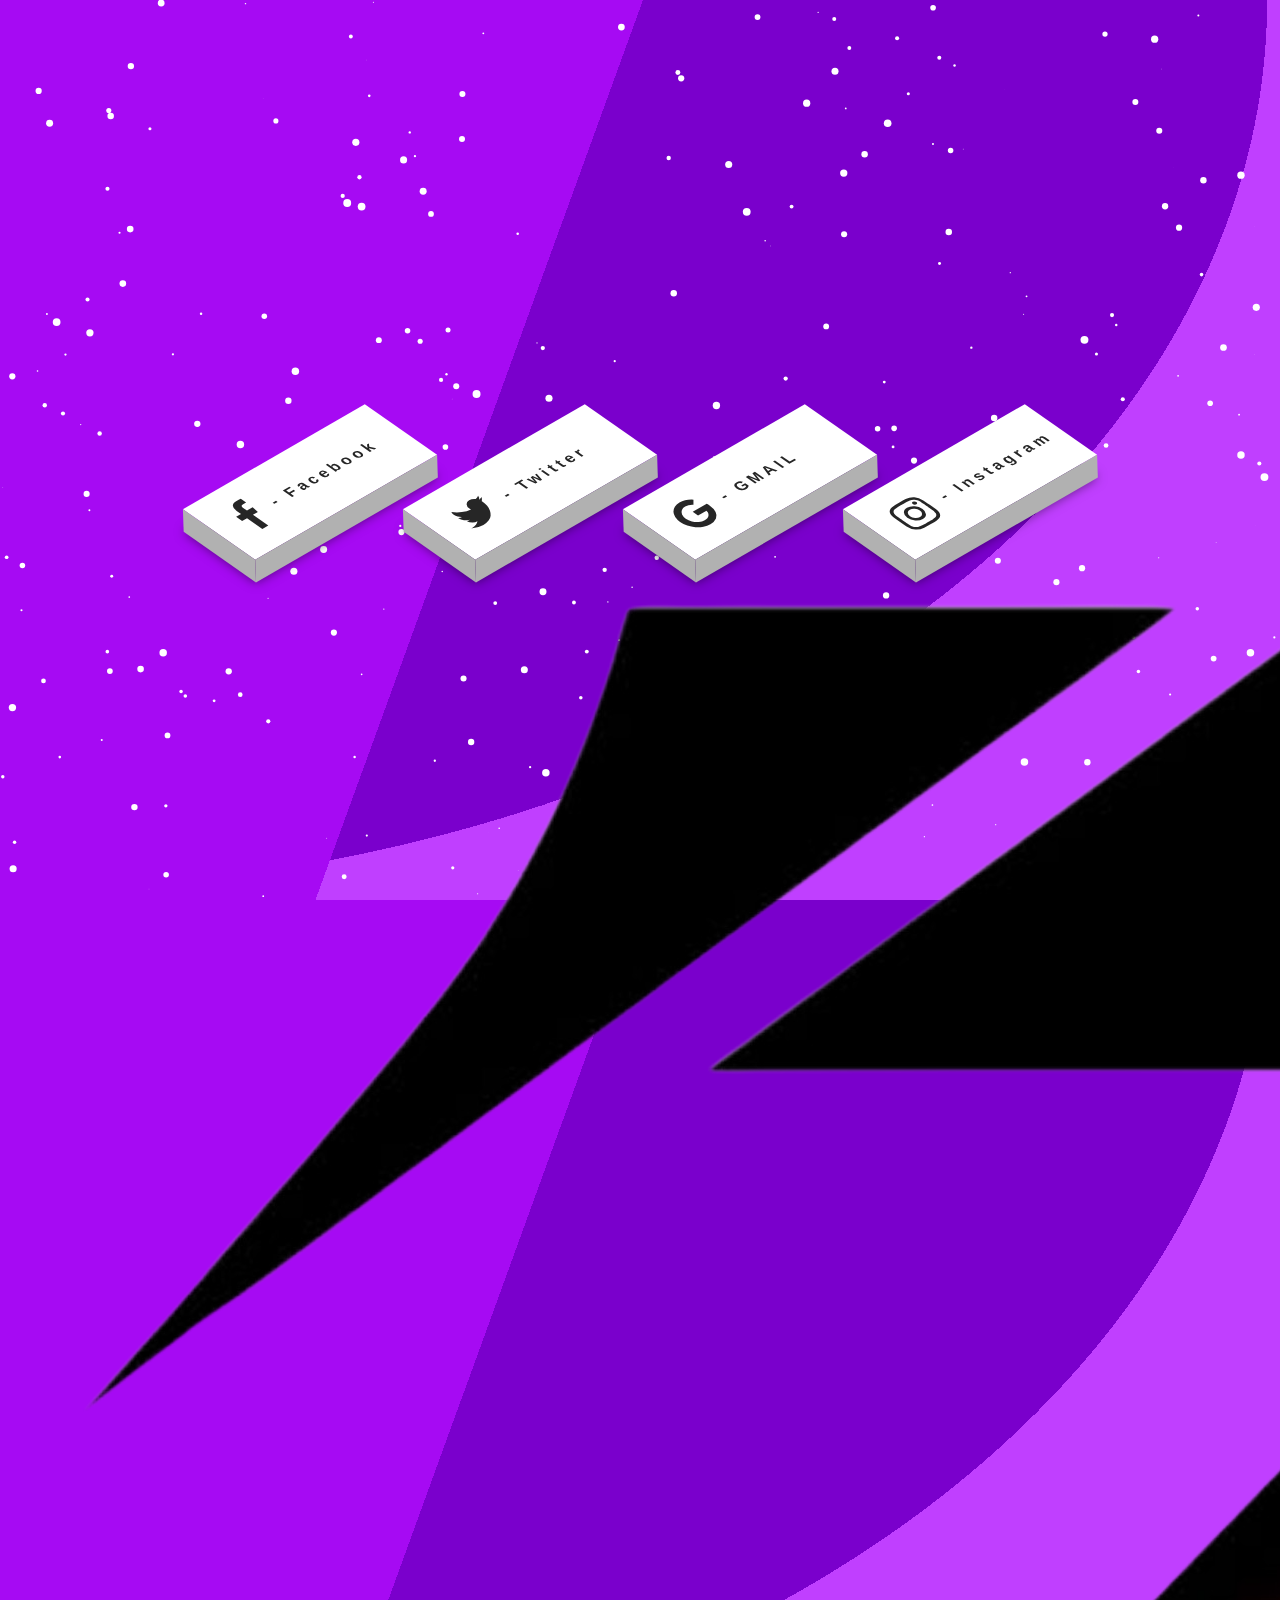
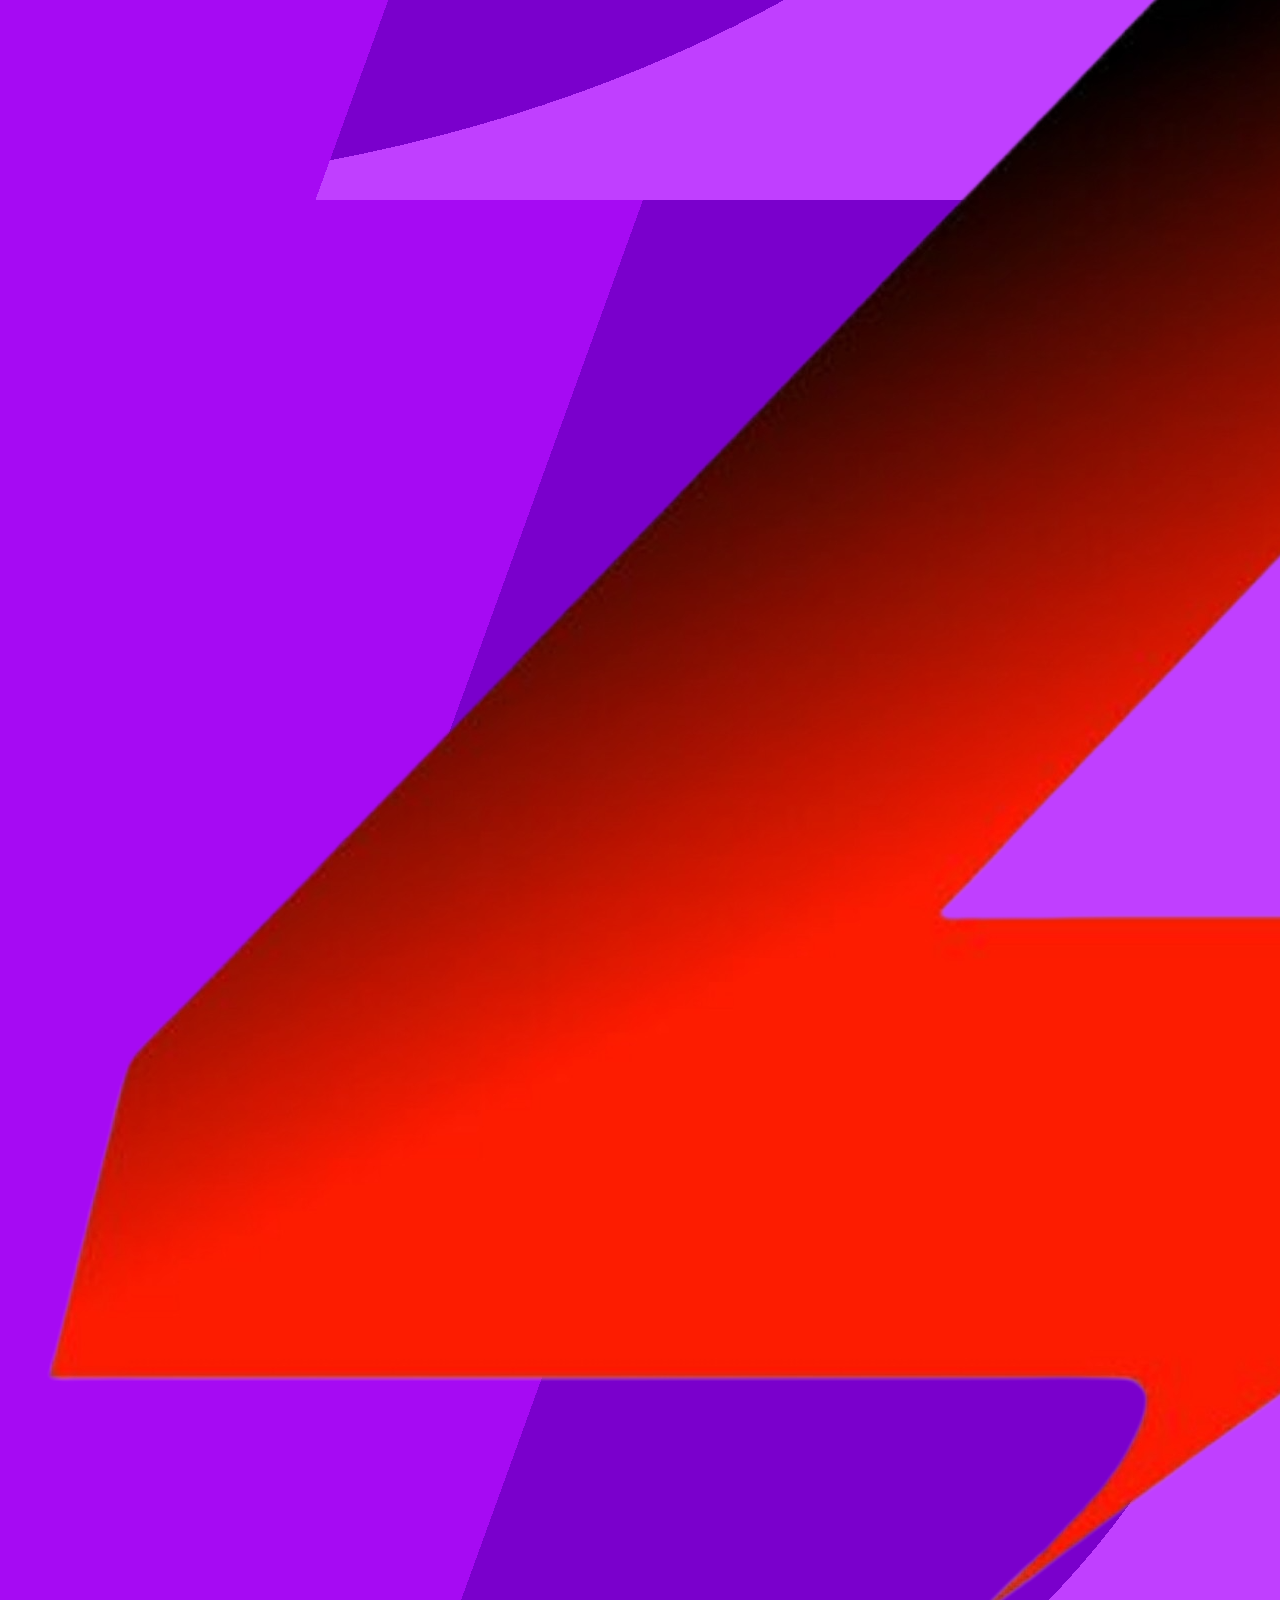
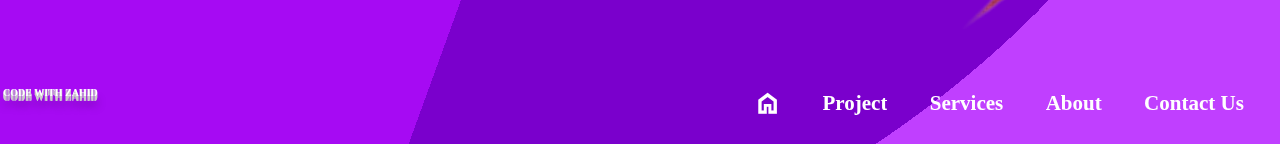
<file: contact.html>
<!DOCTYPE html><html lang="en"><head>
<meta charset="UTF-8" /><meta http-equiv="X-UA-Compatible" content="IE=edge" /><meta name="viewport" content="width=device-width, initial-scale=1.0" />
<link rel="icon" type="image/x-icon" href="logo2.png" /><link rel="stylesheet" href="css/index.css" /><link rel="stylesheet" href="css/contact.css" /><link rel="stylesheet" href="https://cdnjs.cloudflare.com/ajax/libs/font-awesome/4.7.0/css/font-awesome.min.css"/>
<script src="https://ajax.googleapis.com/ajax/libs/jquery/3.6.0/jquery.min.js"></script><script src=" javascript and jason/particles.js"></script><script src=" javascript and jason/app.js"></script>
<title>Contact US</title>
</head><body>
<div id="particles-js"></div><div class="header"></div><div class="main"><div class="background1"><div class="cube"></div><div class="cube"></div><div class="cube"></div><div class="cube"></div><div class="cube"></div></div>
<div class="icon"><ul><li class="fb"><a href="https://www.facebook.com/profile.php?id=100005192955554"target="_blank"><i class="fa fa-facebook" aria-hidden="true"></i><span> - Facebook</span></a></li>
<li class="tw"><a href="https://twitter.com/zahid_mittha?t=M700ltVV9LCJi0Rk3inLeg&s=09"target="_blank"><i class="fa fa-twitter" aria-hidden="true"></i><span> - Twitter</span></a></li>
<li class="go"><a href="mailto:b.zahidmittha@gmail.com" target="_blank"><i class="fa fa-google" aria-hidden="true"></i><span> - GMAIL</span></a></li>
<li class="in"><a href="https://www.instagram.com/zahid_yasin_mittha/"target="_blank"><i class="fa fa-instagram" aria-hidden="true"></i><span> - Instagram</span></a></li></ul></div></div>
<script>$(document).ready(function () {$(".header").load("navbar.html");});particlesJS.load('particles-js', ' javascript and jason/particles.json', function(){console.log('particles.json loaded...');});</script>
</body></html>
</file>
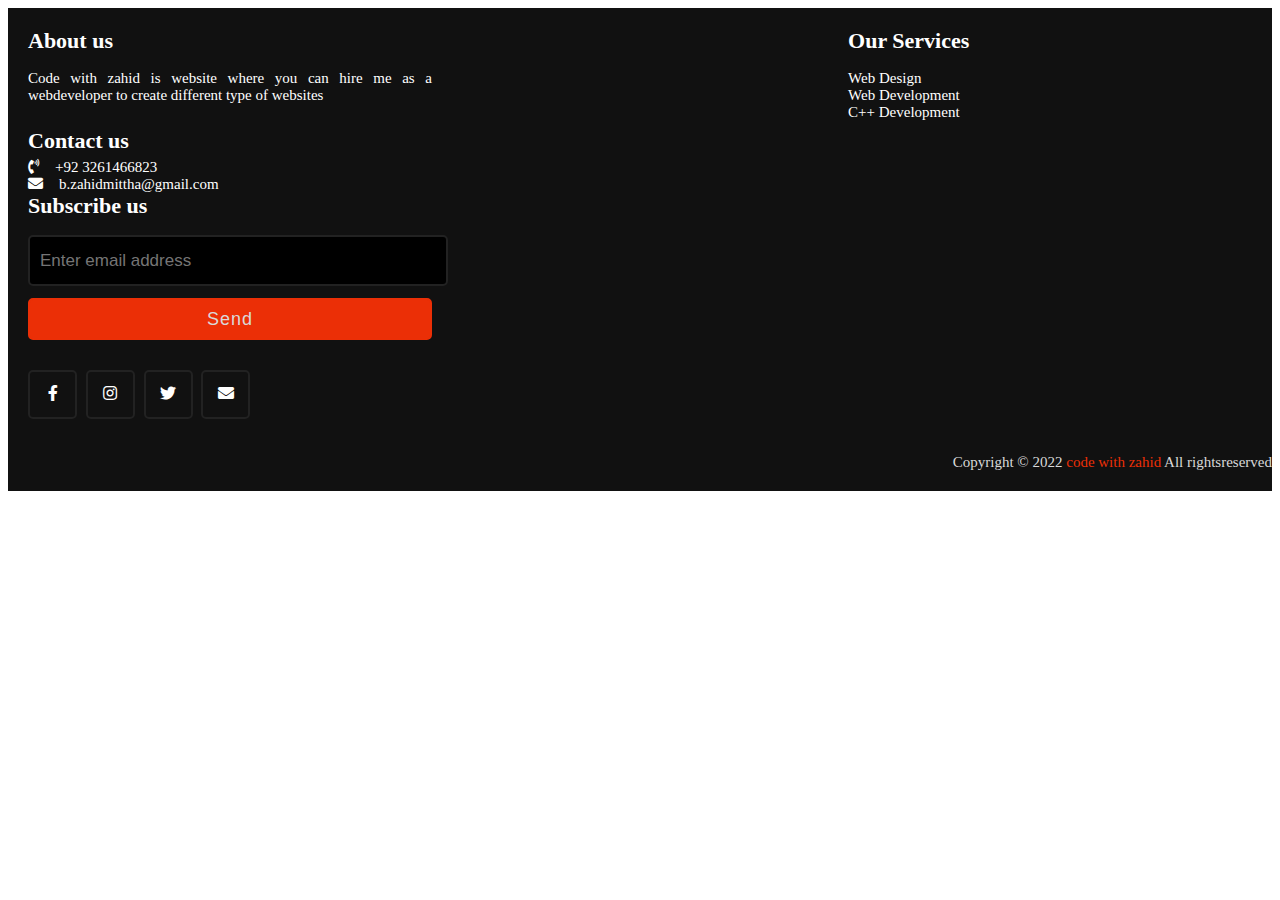
<file: fotter.html>
<!DOCTYPE html><html lang="en" dir="ltr"><head>
<meta charset="UTF-8" /><meta http-equiv="X-UA-Compatible" content="IE=edge"><meta name="viewport" content="width=device-width, initial-scale=1.0">
<link rel="stylesheet" href="css/fotter.css" /><link rel="stylesheet"href="https://cdnjs.cloudflare.com/ajax/libs/font-awesome/5.15.2/css/all.min.css"/>
</head>
<body><footer>
<div class="content"><div class="left box"><div class="upper"><div class="topic">About us</div>
<p>Code with zahid is website where you can hire me as a webdeveloper to create different type of websites</p></div>
<div class="lower"><div class="topic">Contact us</div><div class="phone">
<span class="topic3"><i class="fas fa-phone-volume"></i>+92 3261466823</span></div>
<div class="email"><span class="topic3"><i class="fas fa-envelope"></i>b.zahidmittha@gmail.com</span></div></div></div>
<div class="middle box"><div class="topic">Our Services</div><div class="topic3">Web Design</div>
<div class="topic3">Web Development</div><div class="topic3">C++ Development</div></div>
<div class="right box"><div class="topic">Subscribe us</div>
<form action="" method="post"><input type="text" placeholder="Enter email address" /><input type="submit" name="" value="Send" />
<div class="media-icons"><a href="https://www.facebook.com/profile.php?id=100005192955554"target="_blank"><i class="fab fa-facebook-f"></i></a>
<a href="https://www.instagram.com/zahid_yasin_mittha/" target="_blank"><i class="fab fa-instagram"></i></a>
<a href="https://twitter.com/zahid_mittha?t=M700ltVV9LCJi0Rk3inLeg&s=09" target="_blank"><i class="fab fa-twitter"></i></a>
<a href="mailto:b.zahidmittha@gmail.com" target="_blank"><i class="fas fa-envelope"></i></a></div></form></div></div>
<div class="bottom"><p>Copyright © 2022 <a href="index.html">code with zahid</a> All rightsreserved</p></div></footer>
</body></html>
</file>
<file: css/index.css>
@import url('https://fonts.googleapis.com/css?family=Cairo');
*{margin:0px;padding:0px;box-sizing:border-box;}
html{font-size:62.5%;}
body{height:100vh;width:100vw;width:auto;display:grid;grid-template-rows:6.5vh 94vh;grid-template-columns:100vw;grid-template-areas:"header""main";
background:-webkit-linear-gradient(110deg, #a60af3 40%, rgba(0, 0, 0, 0) 30%), -webkit-radial-gradient(farthest-corner at 0% 0%, #7a00cc 70%, #c03fff 70%);
background:-o-linear-gradient(110deg, #a60af3 40%, rgba(0, 0, 0, 0) 30%), -o-radial-gradient(farthest-corner at 0% 0%, #7a00cc 70%, #c03fff 70%);
background:-moz-linear-gradient(110deg, #a60af3 40%, rgba(0, 0, 0, 0) 30%), -moz-radial-gradient(farthest-corner at 0% 0%, #7a00cc 70%, #c03fff 70%);
background:linear-gradient(110deg, #a60af3 40%, rgba(0, 0, 0, 0) 30%), radial-gradient(farthest-corner at 0% 0%, #7a00cc 70%, #c03fff 70%);}
.vip{overflow:hidden;}
#particles-js{position:fixed;width:100vw;height:100vh;}
.cube{position:absolute;top:80vh;left:45vw;width:10px;height:10px;border:solid 0.8px #D7D4E4;transform-origin:top left;
transform:scale(0) rotate(0deg) translate(-50%, -50%);animation:cube 12s ease-in forwards infinite;}
.cube:nth-child(2n){border-color:#FFF;}
.cube:nth-child(2){animation-delay:2s;left:25vw;top:40vh;}
.cube:nth-child(3){animation-delay:4s;left:75vw;top:50vh;}
.cube:nth-child(4){animation-delay:6s;left:75vw;top:10vh;}
.cube:nth-child(5){animation-delay:8s;left:25vw;top:85vh;}
.cube:nth-child(6) {animation-delay:10s;left:50vw;top:10vh;}
@keyframes cube{
from{transform:scale(0) rotate(0deg) translate(-50%, -50%);opacity:1;}
to{transform: scale(20) rotate(960deg) translate(-50%, -50%);opacity:0;}}
.header{background-color:transparent;width:100vw;grid-area:header;position:static;top:0px;z-index:1;}
.logo {margin-left:1vw;margin-top:.6rem;float:left;}
.name{display:inline;font-family:"Lobster",cursive;font-weight:bolder;position:relative;top:1vh;
font-size:calc(18px + (22 -18) * (100vw - 320px) / (1920 -320));padding-left:3px;color:black;text-transform:uppercase;}
#menu {z-index:2;display:none;}
#menu-bar{width:45px;height:40px;margin:30px 0 20px 20px;cursor:pointer;}
.bar{height:5px;width:80%;background-color:white;display:block;border-radius:5px;transition:0.3s ease;}
#bar1{transform:translateY(-4px);}
#bar3{transform:translateY(4px);}
.nav{transition:0.3s ease;display:none;}
.nav ul{padding:0 22px;}
.nav li{list-style:none;padding:12px 0;}
.nav li a{color:white;font-size:25px;text-decoration:none;font-family:"Times New Roman",Times, serif;font-weight:bold;}
.nav li a::before{content:"";position: absolute;width: 100%;height: 4px;border-radius: 4px;background-color:blue;bottom:0;left:0;transform-origin:right;transform:scaleX(0);transition:transform 0.3s ease-in-out;}
.nav li a:hover::before {transform-origin: left;transform: scaleX(1);}
.menu-bg {position: absolute;top: 0;left: 0;}
#menu{position: absolute;top: -1.7vh;left: -8px;}
.nav li {position: relative;left: 2vw;top: -25px;}
.menu-bg {z-index: 1;width: 0;height: 0;margin: 30px 0 20px 20px;background-image: url("../pic/1.png"), url("../pic/2.png"), url("../pic/3.png"),
radial-gradient(circle, red, aqua);border-radius: 50%;animation: snow1 10s linear infinite;}
.change {display: block;}
.change .bar {background-color:white;}
.change #bar1 {transform: translateY(4px) rotateZ(-45deg);}
.change #bar2 {opacity: 0;}
.change #bar3 {transform: translateY(-6px) rotateZ(45deg);}
.change-bg {width: 520px;height: 460px;transform: translate(-60%, -30%);}
.menu-bg {overflow: hidden;}
@keyframes snow1 {
0%{background-position: 0px 0px, 0px 0px, 0px 0px;}
100% {background-position: 1000px 1000px, 1000px 100px, 1000px 100px;}}
.navbar {list-style: none;display: flex;float: right;padding-right: 10px;font-family: 'Times New Roman', Times, serif !important;}
.navbar > li {margin-top: 3px;display: inline;padding: 1.8vh;margin-right: 1rem;font-size: 2.1rem;font-weight: bold;}
.navbar li a {text-decoration: none;color: white;}
.material-symbols-outlined {font-size: larger;font-weight: bolder;}
.navbar li a {overflow: hidden;position: relative;display: inline-block;}
.navbar li a::before,.navbar li a::after {content: "";position: absolute;width: 100%;left: 0;}
.navbar li a::before {background-color: RED;height: 2px;bottom: 0;transform-origin: 100% 50%;transform: scaleX(0);
transition: transform 0.3s cubic-bezier(0.76, 0, 0.24, 1);}
.navbar li a::after {content: attr(data-replace);height: 100%;top: 0;transform-origin: 100% 50%;transform: translate3d(200%, 0, 0);
transition: transform 0.3s cubic-bezier(0.76, 0, 0.24, 1);color: RED;}
.navbar li a:hover::before {transform-origin: 0% 50%;transform: scaleX(1);}
.navbar li a:hover::after {transform: translate3d(0, 0, 0);}
.navbar li a span {display: inline-block;transition: transform 0.3s cubic-bezier(0.76, 0, 0.24, 1);}
.navbar li a:hover span {transform: translate3d(-200%, 0, 0);}
.navbar li a:active::after{color: blue;font-weight: bolder;}
.navbar li a:active::before{display: none;}
.main{grid-area: main;}
.custom-btn {margin: 20px;width: 130px;height: 40px;color: white;border-radius: 5px;padding: 10px 25px;font-family: 'Lato', sans-serif;
font-weight: 500;background: transparent;cursor: pointer;transition: all 0.3s ease;position: relative;display: inline-block;
box-shadow:inset 2px 2px 2px 0px rgba(255,255,255,.5),7px 7px 20px 0px rgba(0,0,0,.1),4px 4px 5px 0px rgba(0,0,0,.1);}
.btn-3 {background: rgb(0,172,238);background: linear-gradient(0deg, rgba(0,172,238,1) 0%, rgba(2,126,251,1) 100%);width: 130px;
height: 40px;line-height: 42px;padding: 0;border: none;}
.btn-3 span {position: relative;display: block;width: 100%;height: 100%;}
.btn-3:before,.btn-3:after {position: absolute;content: "";right: 0;top: 0;background: rgba(2,126,251,1);transition: all 0.3s ease;}
.btn-3:before {height: 0%;width: 2px;}
.btn-3:after {width: 0%;height: 2px;}
.btn-3:hover{background: transparent;box-shadow: none;}
.btn-3:hover:before {height: 100%;}
.btn-3:hover:after {width: 100%;}
.btn-3 span:hover{color: rgba(2,126,251,1);}
.btn-3 span:before,.btn-3 span:after {position: absolute;content: "";left: 0;bottom: 0;background: rgba(2,126,251,1);transition: all 0.3s ease;}
.btn-3 span:before{width:2px;height: 0%;}
.btn-3 span:after{width: 0%;height: 2px;}
.btn-3 span:hover:before{height: 100%;}
.btn-3 span:hover:after{width: 100%;}
.maincontant{position:relative;z-index:1;height:90vh;display:flex;justify-content: center;align-items: center;text-align:center;
flex-wrap: wrap;color:white;font-style:italic;}
.maincontant h3{font-size:calc(20px + (25 -20) * (100vw - 320px) / (1920 -320));z-index:2;}
.zahid {z-index:1;font-size: calc(40px + (60 -40) * (100vw - 320px) / (1920 -320));font-weight:bolder;}
.wraper{font-size:calc(10px + (15 -10) * (100vw - 320px) / (1920 -320));position:relative;left:-2rem;}
@media (max-width: 630px){
html{font-size: 45%;}
.cube{width:4px; height:4px;border:solid 0.5px #D7D4E4;}
.name{width:97vw;display:block;text-align:right;margin-left:-2px;margin-top:5px;top:0.6vh;font-size:20px;}
.logo{margin-left: calc(100vw - 255px);  margin-top: 5px;font-weight: 30px;}
.navbar{display: none;}
#menu{display: inherit;}}
@media (min-width:545px) and (max-width:630px){.logo{margin-left: calc(100vw - 265px); }}
@media (min-width:630px) and (max-width:679px){
.cube{width:5px; height:5px;border:solid 0.6px #D7D4E4;}
html {font-size:45%;}
.navbar > li {padding:1.6vh;margin-right: 0.45rem;padding-top:1.8rem;}}
@media (min-width:679px) and (max-width:779px) {
.cube{width:5.5px; height:5.5px;border:solid 0.6px #D7D4E4;}
html{font-size:47.5%;}
.navbar > li{padding:1.4vh;margin-right: 0.6rem;padding-top:1.8rem;}}
@media (min-width: 779px) and (max-width: 879px) {
.cube{width:6px; height:6px;border:solid 0.7px #D7D4E4;}
html{font-size: 50.5%;}
.navbar > li{padding: 1.45vh;margin-right: 0.65rem;padding-top: 1.8rem;}}
@media (min-width:880px) and (max-width:979px) {
.cube{width:7px; height:7px;border:solid 0.8px #D7D4E4;}
html{font-size: 53.5%;}
.navbar > li{padding:1.5vh;margin-right:0.7rem;padding-top:1.8rem;}}
@media (min-width:980px) and (max-width:1079px){html {font-size: 56.5%;}
.cube{width:8px; height: 8px;border:solid 0.8px #D7D4E4;}
.navbar > li{padding:1.5vh;margin-right:0.75rem;padding-top:1.6rem;}}
@media (min-width:1080px) and (max-width:1179px) {
.cube{width:8px; height:8px;border:solid 0.8px #D7D4E4;}
html {font-size:59.5%;}
.navbar > li{padding: 1.6vh;margin-right: 0.9rem;padding-top:1.6rem;}}
#c{position:absolute;top:0;left:15vw;}
.stake {border-left: 1px solid #000000;border-right: 1px solid #000000;width: 20px;height: 80px;display: inline-block;position: relative;background: #f77474;left:50%;top:45vh;}
.stake:before {content: "";display: inline-block;width: 20px;height: 8.5px;
background: #daeae4;border: 1px solid #000000;border-radius: 100px/50px;position: absolute;left: -1px;top: -6.5px;z-index: 2;}
.stake:after {content: "";display: inline-block;width: 20px;height: 12.5px;background: #f77474;border: 1px solid #000000;
border-radius: 100px/50px;position: absolute;left: -1px;bottom: -7.5px;z-index: -1;}
.btn-neon{position: relative;display: inline-flex;padding: 10px 20px;color: #03e9f4;text-decoration: none;text-transform: uppercase;overflow: hidden;transition: .5s; font-size: 17px;font-weight: bolder;}
.btn-neon:hover{background: #03e9f4;color: #fff;border-radius: 5px;box-shadow: 0 0 5px #03e9f4,0 0 25px #03e9f4,0 0 50px #03e9f4,0 0 100px #03e9f4;}
.btn-neon span{position: absolute;display: block;}
.btn-neon span:nth-child(1) {top: 0;left: -100%;width: 100%;height: 2px;background: linear-gradient(90deg, transparent, #03e9f4);animation: btn-anim1 1s linear infinite;}
@keyframes btn-anim1 {0% {left: -100%;}50%,100% {left: 100%;}}
.btn-neon span:nth-child(2) {top: -100%;right: 0;width: 2px;height: 100%;background: linear-gradient(180deg, transparent, #03e9f4);animation: btn-anim2 1s linear infinite;animation-delay: .25s}
@keyframes btn-anim2 {0% {top: -100%;}50%,100% {top: 100%;}}
.btn-neon span:nth-child(3) {bottom: 0;right: -100%;width: 100%;height: 2px;background: linear-gradient(270deg, transparent, #03e9f4);animation: btn-anim3 1s linear infinite;animation-delay: .5s}
@keyframes btn-anim3 {0% {right: -100%;}50%,100% {right: 100%;}}
.btn-neon span:nth-child(4) {bottom: -100%;left: 0;width: 2px;height: 100%;background: linear-gradient(360deg, transparent, #03e9f4);animation: btn-anim4 1s linear infinite;animation-delay: .75s}
@keyframes btn-anim4 {0% {bottom: -100%;}50%,100% {bottom: 100%;}}
.name span {position: relative;top: 5px;display: inline;animation: bounce .3s ease infinite alternate;font-family: 'Titan One', cursive;color: #FFF;text-shadow: 0 1px 0 #CCC,0 2px 0 #CCC,0 3px 0 #CCC,0 4px 0 #CCC,0 5px 0 #CCC,0 6px 0 transparent,0 7px 0 transparent,0 8px 0 transparent,0 9px 0 transparent,0 10px 10px rgba(0, 0, 0, .4);}
.name span:nth-child(2) { animation-delay: .1s; }
.name span:nth-child(3) { animation-delay: .2s; }
.name span:nth-child(4) { animation-delay: .3s; }
.name span:nth-child(5) { animation-delay: .4s; }
.name span:nth-child(6) { animation-delay: .5s; }
.name span:nth-child(7) { animation-delay: .6s; }
.name span:nth-child(8) { animation-delay: .7s; }
@keyframes bounce {
100% {top: -5px;text-shadow: 0 1px 0 #CCC,0 2px 0 #CCC,0 3px 0 #CCC,0 4px 0 #CCC,0 5px 0 #CCC,0 6px 0 #CCC,0 7px 0 #CCC,0 8px 0 #CCC,0 9px 0 #CCC,0 50px 25px rgba(0, 0, 0, .2);}}
</file>
<file: css/contact.css>
body{
  overflow: hidden;
}
  .icon{
    width: 100%;
    height: 100%;
  }
  .icon ul {
    display: flex;
    width: 100%;
    height: 100%;
    justify-content: center;
    align-items: center;
    display:flex;
    margin:0;
    padding:0;
    font-family: 'Roboto Condensed', sans-serif;
  }
  
  .icon ul li {
    list-style:none;
    margin:0 5px;
  }
  
  .icon ul li a .fa {
    font-size: 40px;
    color: #262626;
    line-height:80px;
    transition: .5s;
    padding-right: 14px;
  }
  
  .icon ul li a span {
    padding:0;
    margin:0;
    position:absolute;
    top: 30px;
    color: #262626;
    letter-spacing: 4px;
    transition: .5s;
    font-weight: bolder;
  }
  
  .icon ul li a {
    text-decoration: none;
    display:absolute;
    display:block;
    width:210px;
    height:80px;
    background: #fff;
    text-align:left;
    padding-left: 25px;
    font-size: 15px;
    transform: rotate(-30deg) skew(25deg) translate(0,0);
    transition:.5s;
    box-shadow: -20px 20px 10px rgba(0,0,0,.5);
  }
  .icon  ul li a:before {
    content: '';
    position: absolute;
    top:10px;
    left:-20px;
    height:100%;
    width:20px;
    background: #b1b1b1;
    transform: .5s;
    transform: rotate(0deg) skewY(-45deg);
  }
  .icon  ul li a:after {
    content: '';
    position: absolute;
    bottom:-20px;
    left:-10px;
    height:20px;
    width:100%;
    background: #b1b1b1;
    transform: .5s;
    transform: rotate(0deg) skewX(-45deg);
  }
  
  .icon ul li a:hover {
    transform: rotate(-30deg) skew(25deg) translate(20px,-15px);
    box-shadow: -50px 50px 50px rgba(0,0,0,.5);
  }
  
  .icon ul li:hover .fa {
    color:#fff;
  }
  
  .icon ul li:hover span {
    color:#fff;
  }
  
  .icon ul li:hover:nth-child(1) a{
    background: #3b5998;
  }
  .icon ul li:hover:nth-child(1) a:before{
    background: #365492;
  }
  .icon ul li:hover:nth-child(1) a:after{
    background: #4a69ad;
  }
  
  .icon ul li:hover:nth-child(2) a{
    background: #00aced;
  }
  .icon ul li:hover:nth-child(2) a:before{
    background: #097aa5;
  }
  .icon ul li:hover:nth-child(2) a:after{
    background: #53b9e0;
  }
  
  .icon ul li:hover:nth-child(3) a{
    background: yellowgreen;
  }
  .icon ul li:hover:nth-child(3) a:before{
    background: yellowgreen;
  }
  .icon ul li:hover:nth-child(3) a:after{
    background: yellowgreen;
  }
  
  .icon ul li:hover:nth-child(4) a{
    background: RED;
  }
  .icon ul li:hover:nth-child(4) a:before{
    background: RED;
  }
  .icon ul li:hover:nth-child(4) a:after{
    background: RED;
  }
  @media (max-width: 599px) {
  .fb{
    position: absolute;
    top: 17vh;
  }
  .tw{
      position: absolute;
      top: 37vh;
    
  }
  .go{
    position: absolute;
    top: 57vh;
  }
  .in{
    position: absolute;
    top: 77vh; 
  }
  .icon ul li a {
    transform: rotate(0deg) skew(0deg) translate(0,0);
    font-size: 15px;
  }
  .icon  ul li a:before{
    transform: rotate(0deg) skew(90deg);
  }
  .icon  ul li a:after{
    transform: rotate(0deg) skew(90deg);
  }
  .icon ul li a:hover {
  transform: rotate(-0deg) skew(0deg) translate(20px,-15px);
  }
  }
  @media (min-width: 600px) and (max-width: 800px) {
    .fb{
      position: absolute;
      top: 17vh;
    }
    .tw{
        position: absolute;
        top: 37vh;
      
    }
    .go{
      position: absolute;
      top: 57vh;
    }
    .in{
      position: absolute;
      top: 77vh; 
    }
  }
  @media (min-width: 801px) and (max-width: 900px) {
    .icon ul li a{
      width:165px;
      height:80px;
      padding-left: 15px;
      padding-right:-10px ;
      font-size: 13px;
    }
  }
  @media (min-width: 901px) and (max-width: 1030px) {
    .icon ul li a{
      width:180px;
      height:80px;
      padding-left: 15px;
      padding-right:-5px ;
      font-size: 15px;
    }
  }
</file>
<file: css/fotter.css>
@import url("https://fonts.googleapis.com/css2?family=Poppins:wght@200;300;400;500;600;700&display=swap");
* {
  text-decoration: none;
}
footer {
  width: 100%;
  position: relative;
  bottom: 0;
  left: 0;
  background: #111;
  font-size: 15px;
  z-index: 2;
}
footer .content {
  max-width: 1350px;
  margin: auto;
  padding: 20px;
  display: flex;
  flex-wrap: wrap;
  justify-content: space-between;
}
footer .content p,
footer a {
  color: #fff;
}
footer .content .box {
  width: 33%;
  transition: all 0.4s ease;
}
footer .content .topic {
  font-size: 22px;
  font-weight: 600;
  color: #fff;
  margin-bottom: 16px;
}
footer .content p {
  text-align: justify;
}
footer .content .lower .topic {
  margin: 24px 0 5px 0;
}
footer .content .lower i {
  padding-right: 16px;
}
footer .content .middle {
  padding-left: 80px;
}
footer .content .middle a {
  line-height: 32px;
}
footer .content .right input[type="text"] {
  height: 45px;
  width: 100%;
  outline: none;
  color: #d9d9d9;
  background: #000;
  border-radius: 5px;
  padding-left: 10px;
  font-size: 17px;
  border: 2px solid #222222;
}
footer .content .right input[type="submit"] {
  height: 42px;
  width: 100%;
  font-size: 18px;
  color: #d9d9d9;
  background: #eb2f06;
  outline: none;
  border-radius: 5px;
  letter-spacing: 1px;
  cursor: pointer;
  margin-top: 12px;
  border: 2px solid #eb2f06;
  transition: all 0.3s ease-in-out;
}
.content .right input[type="submit"]:hover {
  background: none;
  color: #eb2f06;
}
footer .content .media-icons a {
  font-size: 16px;
  height: 45px;
  width: 45px;
  display: inline-block;
  text-align: center;
  line-height: 43px;
  border-radius: 5px;
  border: 2px solid #222222;
  margin: 30px 5px 0 0;
  transition: all 0.3s ease;
}
.content .media-icons a:hover {
  border-color: #eb2f06;
}
footer .bottom {
  width: 100%;
  text-align: right;
  color: #d9d9d9;
  padding: 0 40px 5px 0;
}
footer .bottom a {
  color: #eb2f06;
}
footer a {
  transition: all 0.3s ease;
}
footer a:hover {
  color: #eb2f06;
}
.topic3 {
  color: white;
}
@media (max-width: 1100px) {
  footer .content .middle {
    padding-left: 50px;
  }
}
@media (max-width: 950px) {
  footer .content .box {
    width: 50%;
  }
  .content .right {
    margin-top: 40px;
  }
}
@media (max-width: 560px) {
  footer {
    position: relative;
  }
  footer .content .box {
    width: 100%;
    margin-top: 30px;
  }
  footer .content .middle {
    padding-left: 0;
  }
}
</file>
